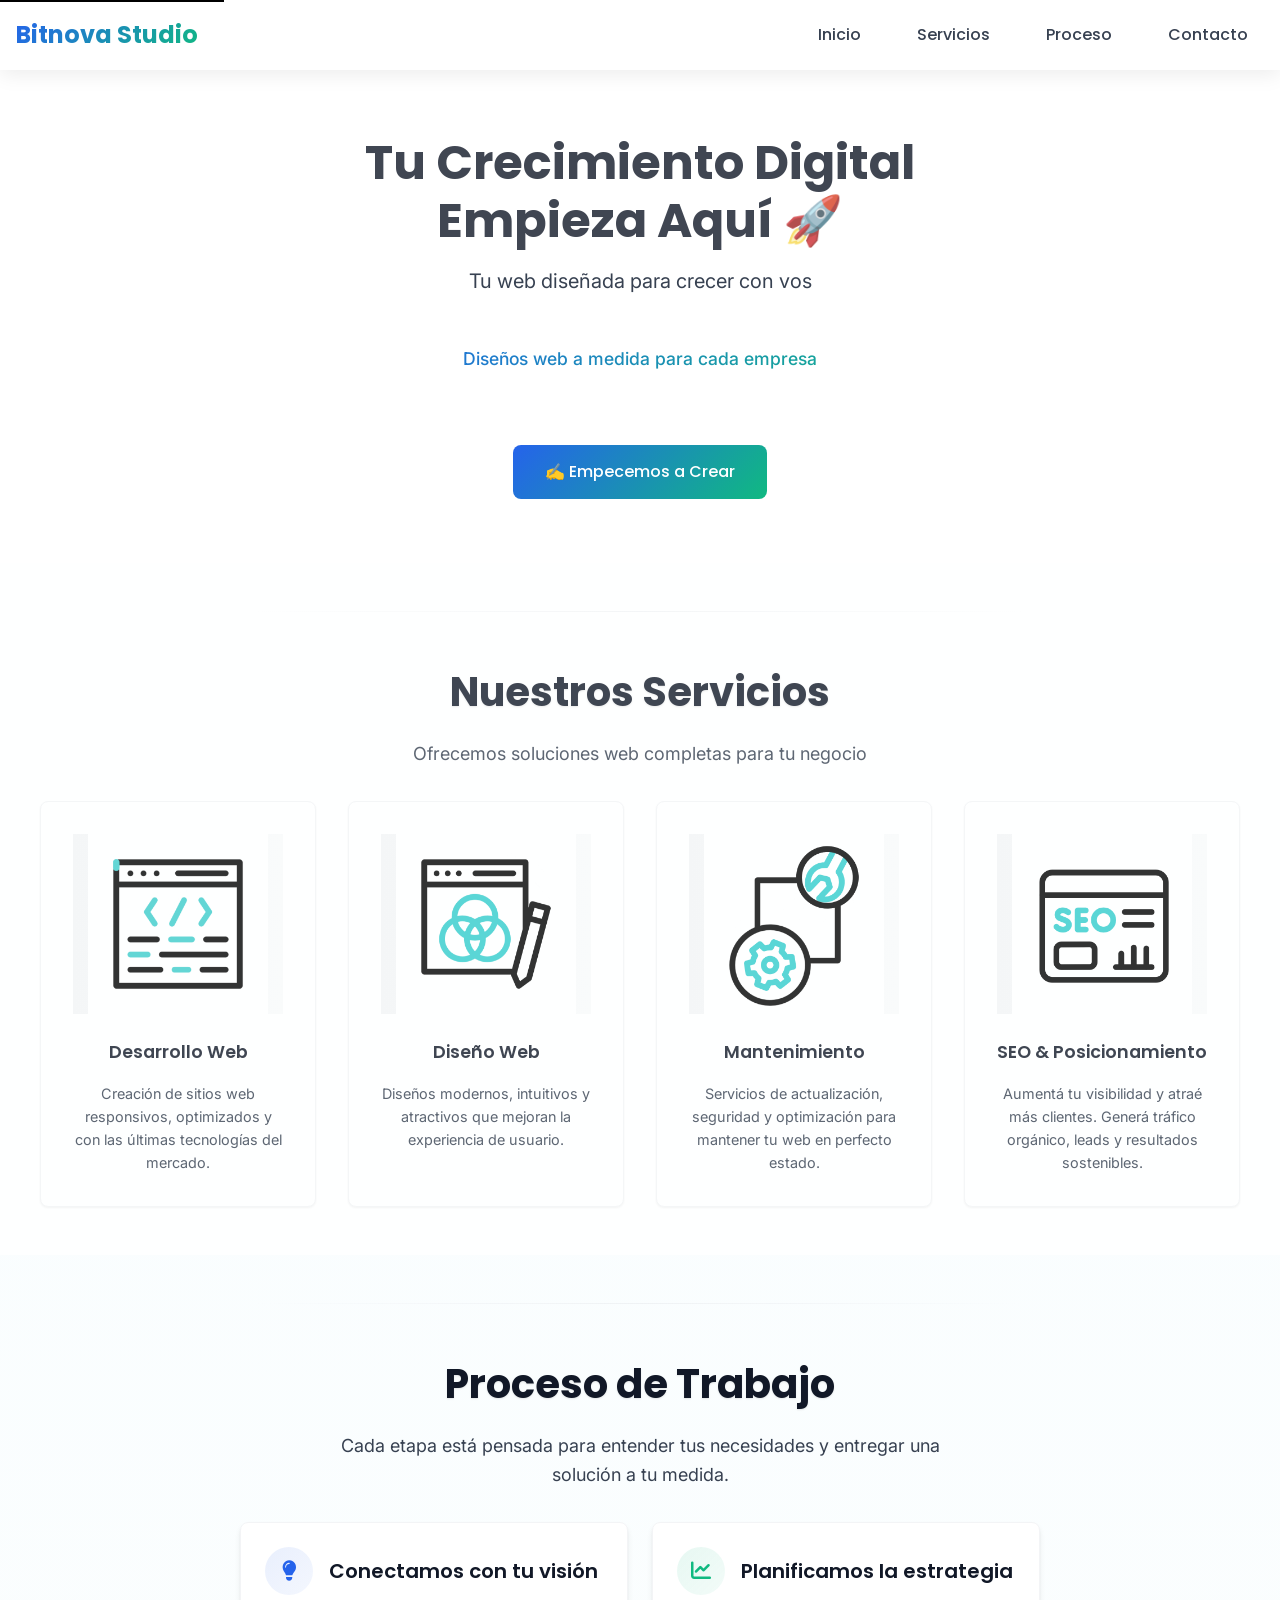
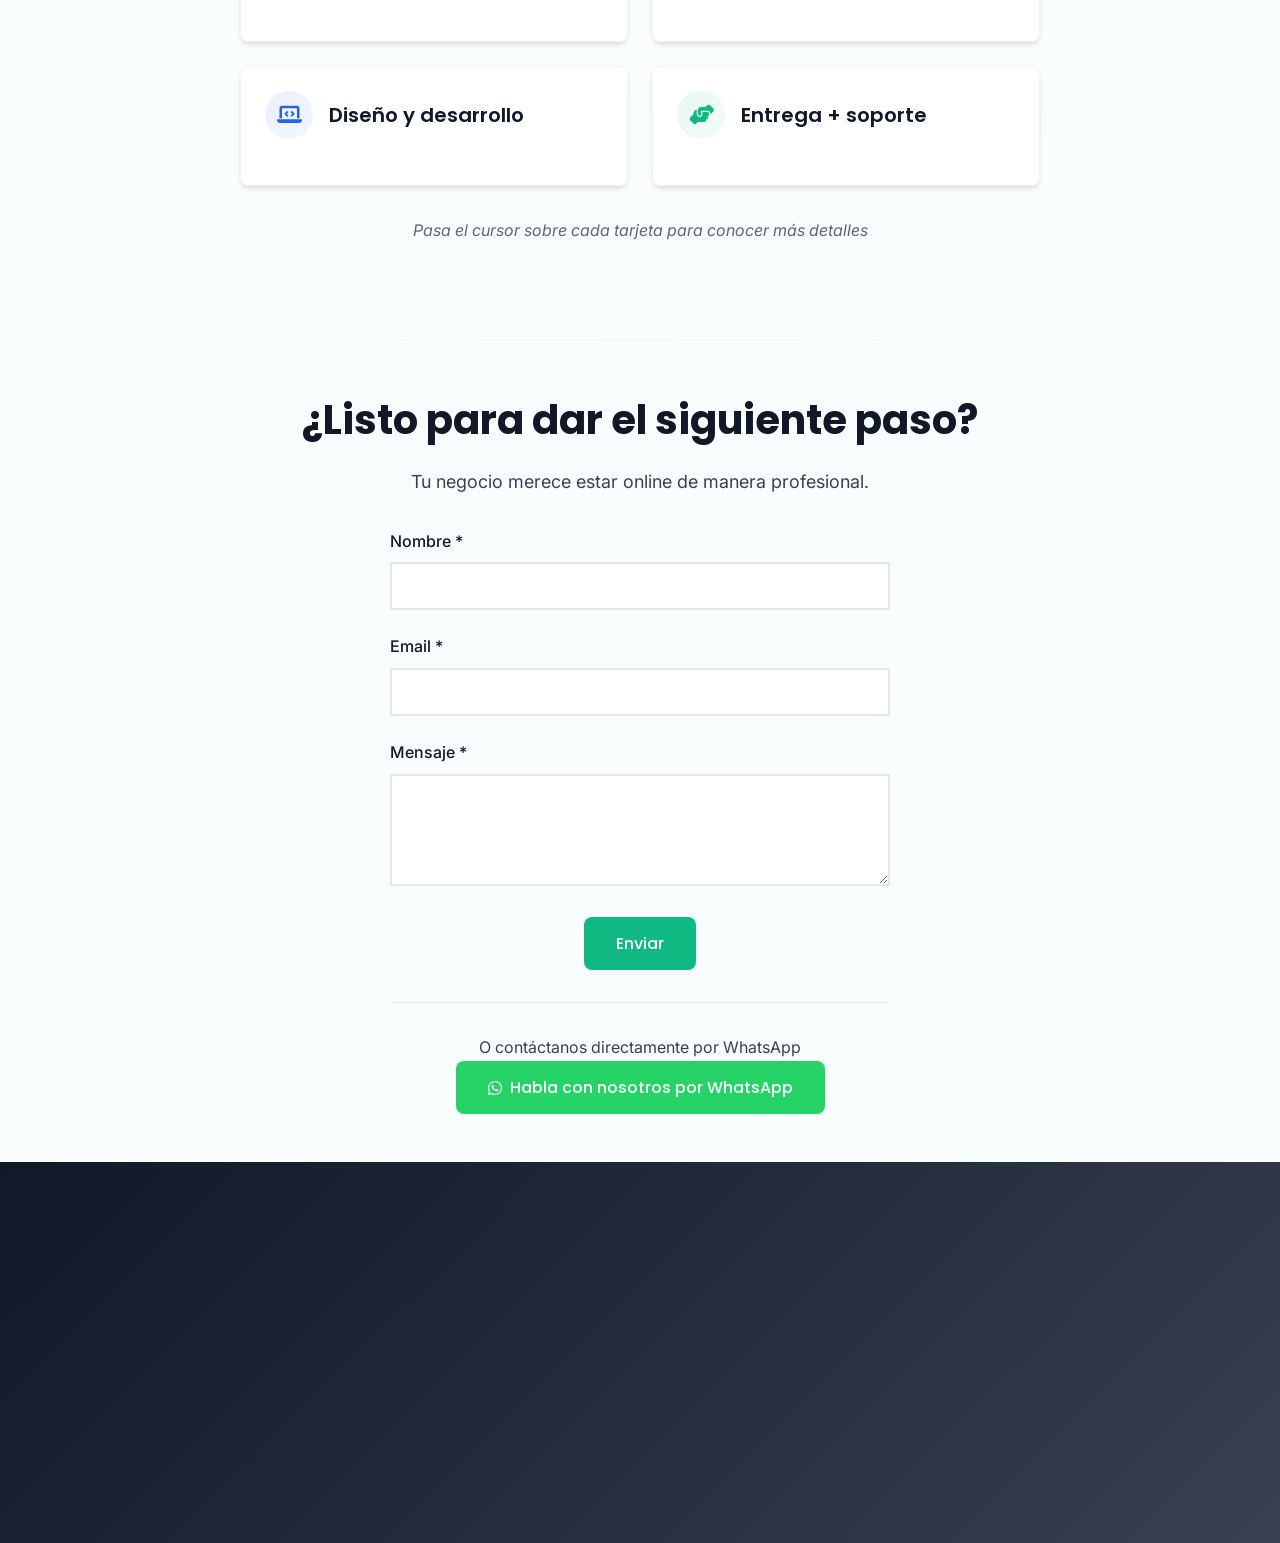
<file: index.html>
<!DOCTYPE html>
<html lang="es">
<head>
    <meta charset="UTF-8">
    <meta name="viewport" content="width=device-width, initial-scale=1.0">
    <meta name="description" content="Bitnova Studio - Desarrollamos y diseñamos páginas web modernas, profesionales y a medida.">
    <meta name="keywords" content="desarrollo web, diseño web, páginas web, mantenimiento web">
    <meta name="author" content="Bitnova Studio">
    <meta name="robots" content="index, follow">
    <meta property="og:title" content="Bitnova Studio - Desarrollo Web Profesional">
    <meta property="og:description" content="Desarrollamos y diseñamos páginas web modernas, profesionales y a medida.">
    <meta property="og:type" content="website">
    <meta property="og:url" content="https://www.bitnovastudio.com">
    <meta property="og:image" content="https://www.bitnovastudio.com/assets/images/og-image.jpg">
    <meta name="twitter:card" content="summary_large_image">
    <meta name="twitter:title" content="Bitnova Studio - Desarrollo Web Profesional">
    <meta name="twitter:description" content="Desarrollamos y diseñamos páginas web modernas, profesionales y a medida.">
    <meta name="twitter:image" content="https://www.bitnovastudio.com/assets/images/twitter-image.jpg">
    
    <title>Bitnova Studio - Desarrollo Web Profesional</title>
    <link rel="icon" type="image/png" sizes="32x32" href="assets/icons/faviconbs.png">
    <link rel="icon" type="image/png" sizes="16x16" href="assets/icons/faviconbs.png">
    <link rel="apple-touch-icon" sizes="180x180" href="assets/icons/faviconbs.png">
    <link rel="manifest" href="assets/site.webmanifest">
    <link rel="stylesheet" href="https://cdnjs.cloudflare.com/ajax/libs/font-awesome/6.4.0/css/all.min.css">
    <link href="https://fonts.googleapis.com/css2?family=Inter:wght@300;400;500;600;700&family=Poppins:wght@400;500;600;700&display=swap" rel="stylesheet">
    <link rel="stylesheet" href="assets/css/base/variables.css">
    <link rel="stylesheet" href="assets/css/style.css">

    
    <!-- Google tag (gtag.js) -->
    <script async src="https://www.googletagmanager.com/gtag/js?id=G-XXXXXXXXXX"></script>
    <script>
        window.dataLayer = window.dataLayer || [];
        function gtag(){dataLayer.push(arguments);}
        gtag('js', new Date());
        gtag('config', 'G-XXXXXXXXXX');
    </script>
    
    <style>
        /* CSS CRÍTICO - Optimizado para carga inicial */
        :root {
            --primary-blue: #2563EB;
            --primary-green: #10B981;
            --accent-orange: #FF6B35;
            --white: #FFFFFF;
            --gray-50: #F9FAFB;
            --gray-100: #F3F4F6;
            --gray-200: #E5E7EB;
            --gray-700: #374151;
            --gray-900: #111827;
            --black: #000000;
            --light-blue: #E8F8FC;
            --font-heading: 'Poppins', sans-serif;
            --font-body: 'Inter', sans-serif;
        }

        *, *::before, *::after {
            box-sizing: border-box;
            margin: 0;
            padding: 0;
        }

        html {
            scroll-behavior: smooth;
        }

        body {
            font-family: var(--font-body);
            color: var(--gray-700);
            line-height: 1.6;
            overflow-x: hidden;
            background: linear-gradient(to bottom, 
                rgba(255, 255, 255, 1) 0%, 
                rgba(232, 248, 252, 0.3) 15%,
                rgba(232, 248, 252, 0.2) 50%,
                rgba(232, 248, 252, 0.3) 85%,
                rgba(255, 255, 255, 1) 100%);
        }

        .skip-link {
            position: absolute;
            top: -40px;
            left: 0;
            background: #000;
            color: #fff;
            padding: 8px;
            z-index: 1001;
            transition: top 0.3s;
        }

        .skip-link:focus {
            top: 0;
        }
    </style>
</head>
<body>
    <a href="#main-content" class="skip-link">Saltar al contenido principal</a>

    <header class="header" role="banner">
        <div class="container">
            <a href="#" class="logo" aria-label="Bitnova Studio - Inicio">Bitnova Studio</a>
            <nav class="nav" role="navigation" aria-label="Navegación principal">
                <ul>
                    <li><a href="#inicio">Inicio</a></li>
                    <li><a href="#servicios">Servicios</a></li>
                    <li><a href="#proceso">Proceso</a></li>
                    <li><a href="#contacto">Contacto</a></li>
                </ul>
            </nav>
        </div>
    </header>

   <main id="main-content" role="main">
    <section id="inicio" class="hero" aria-labelledby="hero-heading">
        <div class="container">
            <div class="hero-content">
                <h1 id="hero-heading">
                    <span class="main-line">Tu Crecimiento Digital<br>Empieza Aquí 🚀</span> 
                </h1>
                <p class="subtitle">
                    Tu web diseñada para crecer con vos
                </p>

                <div class="text-slider" aria-live="polite">
                    <div class="slider-text active">Diseños web a medida para cada empresa</div>
                    <div class="slider-text">Navegación intuitiva y accesible para todos</div>
                    <div class="slider-text">Adaptabilidad total a dispositivos móviles</div>
                </div>

                <a href="https://wa.me/5493434053185" class="btn btn-primary" aria-label="Contáctanos por WhatsApp para impulsar tu negocio">
                   ✍️ Empecemos a Crear
                </a>
            </div>
        </div>
    </section>
</main>

       <section id="servicios" class="services" aria-labelledby="services-heading">
    <div class="container">
        <h2 id="services-heading" class="section-title">Nuestros Servicios</h2>
        <p class="section-description">Ofrecemos soluciones web completas para tu negocio</p>
        
        <div class="services-grid">
            <article class="service-card fade-in">
                <div class="service-image">
                    <img src="assets/images/programacionweb.gif" alt="Animación de desarrollo web" loading="lazy">
                </div>
                <h3>Desarrollo Web</h3>
                <p>Creación de sitios web responsivos, optimizados y con las últimas tecnologías del mercado.</p>
            </article>
            
            <article class="service-card fade-in">
                <div class="service-image">
                    <img src="assets/images/diseñoweb.gif" alt="Animación de diseño web" loading="lazy">
                </div>
                <h3>Diseño Web</h3>
                <p>Diseños modernos, intuitivos y atractivos que mejoran la experiencia de usuario.</p>
            </article>
            
            <article class="service-card fade-in">
                <div class="service-image">
                    <img src="assets/images/mantenimiento.gif" alt="Animación de mantenimiento web" loading="lazy">
                </div>
                <h3>Mantenimiento</h3>
                <p>Servicios de actualización, seguridad y optimización para mantener tu web en perfecto estado.</p>
            </article>
            
            <article class="service-card fade-in">
                <div class="service-image">
                    <img src="assets/images/seo.gif" alt="Animación de SEO y posicionamiento" loading="lazy">
                </div>
                <h3>SEO & Posicionamiento</h3>
                <p>Aumentá tu visibilidad y atraé más clientes. Generá tráfico orgánico, leads y resultados sostenibles.</p>
            </article>
        </div>
    </div>
</section>

        <section id="proceso" class="process" aria-labelledby="process-heading">
            <div class="container">
                <h2 id="process-heading" class="section-title">Proceso de Trabajo</h2>
                <p class="section-description">Cada etapa está pensada para entender tus necesidades y entregar una solución a tu medida.</p>
                
                <div class="process-grid">
                    <article class="process-card fade-in">
                        <div class="card-header">
                            <div class="card-icon blue"><i class="fas fa-lightbulb fa-lg"></i></div>
                            <h3 class="card-title">Conectamos con tu visión</h3>
                        </div>
                        <div class="card-content">
                            <div class="process-divider"></div>
                            <p class="card-description">Descubrimos lo que hace único a tu negocio, entendemos tus objetivos y analizamos tu mercado para diseñar una estrategia digital sólida.</p>
                        </div>
                    </article>

                    <article class="process-card fade-in">
                        <div class="card-header">
                            <div class="card-icon green"><i class="fas fa-chart-line fa-lg"></i></div>
                            <h3 class="card-title">Planificamos la estrategia</h3>
                        </div>
                        <div class="card-content">
                            <div class="process-divider"></div>
                            <p class="card-description">Creamos un plan digital personalizado que combina diseño, usabilidad y comunicación, enfocado en atraer clientes y generar confianza.</p>
                        </div>
                    </article>

                    <article class="process-card fade-in">
                        <div class="card-header">
                            <div class="card-icon blue"><i class="fas fa-laptop-code fa-lg"></i></div>
                            <h3 class="card-title">Diseño y desarrollo</h3>
                        </div>
                        <div class="card-content">
                            <div class="process-divider"></div>
                            <p class="card-description">Diseñamos un sitio moderno y funcional, optimizado para velocidad, seguridad y experiencia de usuario, usando buenas prácticas de desarrollo.</p>
                        </div>
                    </article>

                    <article class="process-card fade-in">
                        <div class="card-header">
                            <div class="card-icon green"><i class="fas fa-hands-helping fa-lg"></i></div>
                            <h3 class="card-title">Entrega + soporte</h3>
                        </div>
                        <div class="card-content">
                            <div class="process-divider"></div>
                            <p class="card-description">Publicamos tu web y te acompañamos con mantenimiento, actualizaciones y mejoras para que tu presencia digital siga creciendo.</p>
                        </div>
                    </article>
                </div>
                
                <p class="process-hint">Pasa el cursor sobre cada tarjeta para conocer más detalles</p>
            </div>
        </section>

        <section id="contacto" class="contact" aria-labelledby="contact-heading">
            <div class="container">
                <h2 id="contact-heading">¿Listo para dar el siguiente paso?</h2>
                <p class="section-description">Tu negocio merece estar online de manera profesional.</p>
                
                <form class="contact-form" aria-labelledby="contact-heading" id="contactForm" action="https://formspree.io/f/xgvleqor" method="POST">
                    <div class="form-group">
                        <label for="name">Nombre *</label>
                        <input type="text" id="name" name="name" required aria-required="true">
                    </div>
                    
                    <div class="form-group">
                        <label for="email">Email *</label>
                        <input type="email" id="email" name="email" required aria-required="true">
                    </div>
                    
                    <div class="form-group">
                        <label for="message">Mensaje *</label>
                        <textarea id="message" name="message" rows="5" required aria-required="true"></textarea>
                    </div>
                    
                    <div class="form-submit-container">
                        <button type="submit" class="btn btn-secondary">Enviar</button>
                    </div>
                </form>
                
                <div class="whatsapp-contact">
                    <p>O contáctanos directamente por WhatsApp</p>
                    <a href="https://wa.me/5493434053185" class="btn btn-whatsapp">
                        <i class="fab fa-whatsapp" style="margin-right: 0.5rem;"></i>Habla con nosotros por WhatsApp
                    </a>
                </div>
            </div>
        </section>
    </main>

    <footer class="footer" role="contentinfo">
        <div class="container">
            <div class="footer-content">
                <div class="footer-info">
                    <a href="#" class="logo">Bitnova Studio</a>
                    <p>Desarrollamos tu presencia digital con soluciones web modernas y profesionales.</p>
                </div>
                
                <div class="footer-links">
                    <h3>Enlaces rápidos</h3>
                    <ul>
                        <li><a href="#inicio">Inicio</a></li>
                        <li><a href="#servicios">Servicios</a></li>
                        <li><a href="#proceso">Proceso</a></li>
                        <li><a href="#contacto">Contacto</a></li>
                    </ul>
                </div>
                
                <div class="footer-contact">
                    <h3>Contacto</h3>
                    <p>
                        <a href="mailto:bitnovastudio@gmail.com">
                            bitnovastudio@gmail.com
                        </a>
                    </p>
                    <p class="social-link">
                        <a href="https://www.instagram.com/bitnovastudio/" target="_blank" rel="noopener noreferrer" aria-label="Síguenos en Instagram">
                            <i class="fab fa-instagram"></i> Síguenos en Instagram
                        </a>
                    </p>
                </div>
            </div>
            <div class="footer-bottom">
                <p>© 2025 Bitnova Studio. Todos los derechos reservados.</p>
            </div>
        </div>
    </footer>
    
    <div class="modal-overlay" id="successModal" aria-hidden="true" aria-labelledby="modalTitle" role="dialog">
        <div class="modal">
            <div class="modal-content">
                <div class="modal-icon">
                    <i class="fas fa-check-circle"></i>
                </div>
                <h3 class="modal-title" id="modalTitle">¡Mensaje Enviado con Éxito!</h3>
                <p class="modal-message">Hemos recibido tu mensaje correctamente. Nos pondremos en contacto contigo a la brevedad.</p>
                <button class="modal-close" id="closeModal">Aceptar</button>
            </div>
        </div>
    </div>

    <script type="module" src="assets/js/main.js"></script>
</body>
</html>
</file>
<file: assets/css/base/variables.css>
:root {
    /* Colores principales */
    --primary-blue: #2563EB;
    --primary-green: #10B981;
    --accent-orange: #FF6B35;
    --white: #FFFFFF;
    --gray-50: #F9FAFB;
    --gray-100: #F3F4F6;
    --gray-200: #E5E7EB;
    --gray-700: #374151;
    --gray-900: #111827;
    --black: #000000;
    --light-blue: #E8F8FC;
    
    /* Fuentes */
    --font-heading: 'Poppins', sans-serif;
    --font-body: 'Inter', sans-serif;
    
    /* Espaciado */
    --spacing-xs: 0.5rem;
    --spacing-sm: 1rem;
    --spacing-md: 1.5rem;
    --spacing-lg: 2rem;
    --spacing-xl: 3rem;
    --spacing-2xl: 4rem;
    
    /* Border radius */
    --border-radius: 8px;
    --border-radius-lg: 12px;
    --border-radius-full: 50%;
    
    /* Sombras */
    --shadow-sm: 0 1px 2px 0 rgba(0, 0, 0, 0.05);
    --shadow-3d: 0 4px 6px -1px rgba(0, 0, 0, 0.1), 0 2px 4px -1px rgba(0, 0, 0, 0.06);
    --shadow-lg: 0 10px 15px -3px rgba(0, 0, 0, 0.1), 0 4px 6px -2px rgba(0, 0, 0, 0.05);
    --shadow-xl: 0 20px 25px -5px rgba(0, 0, 0, 0.1), 0 10px 10px -5px rgba(0, 0, 0, 0.04);
    
    /* Alturas específicas para tarjetas de proceso */
    --process-card-height: 120px;
    --process-card-expanded-height: 280px;
    --process-card-mobile-expanded-height: 240px;
    
    /* Transiciones */
    --transition-fast: 0.15s ease;
    --transition-normal: 0.3s ease;
    --transition-slow: 0.5s ease;
    --transition-bounce: 0.5s cubic-bezier(0.175, 0.885, 0.32, 1.275);
}
</file>
<file: assets/css/style.css>
@import 'base/base.css';
@import 'components/header.css';
@import 'components/hero.css';
@import 'components/services.css';
@import 'components/process.css';
@import 'components/contact.css';
@import 'components/footer.css';
@import 'components/modal.css';
@import 'components/animations.css';
</file>
